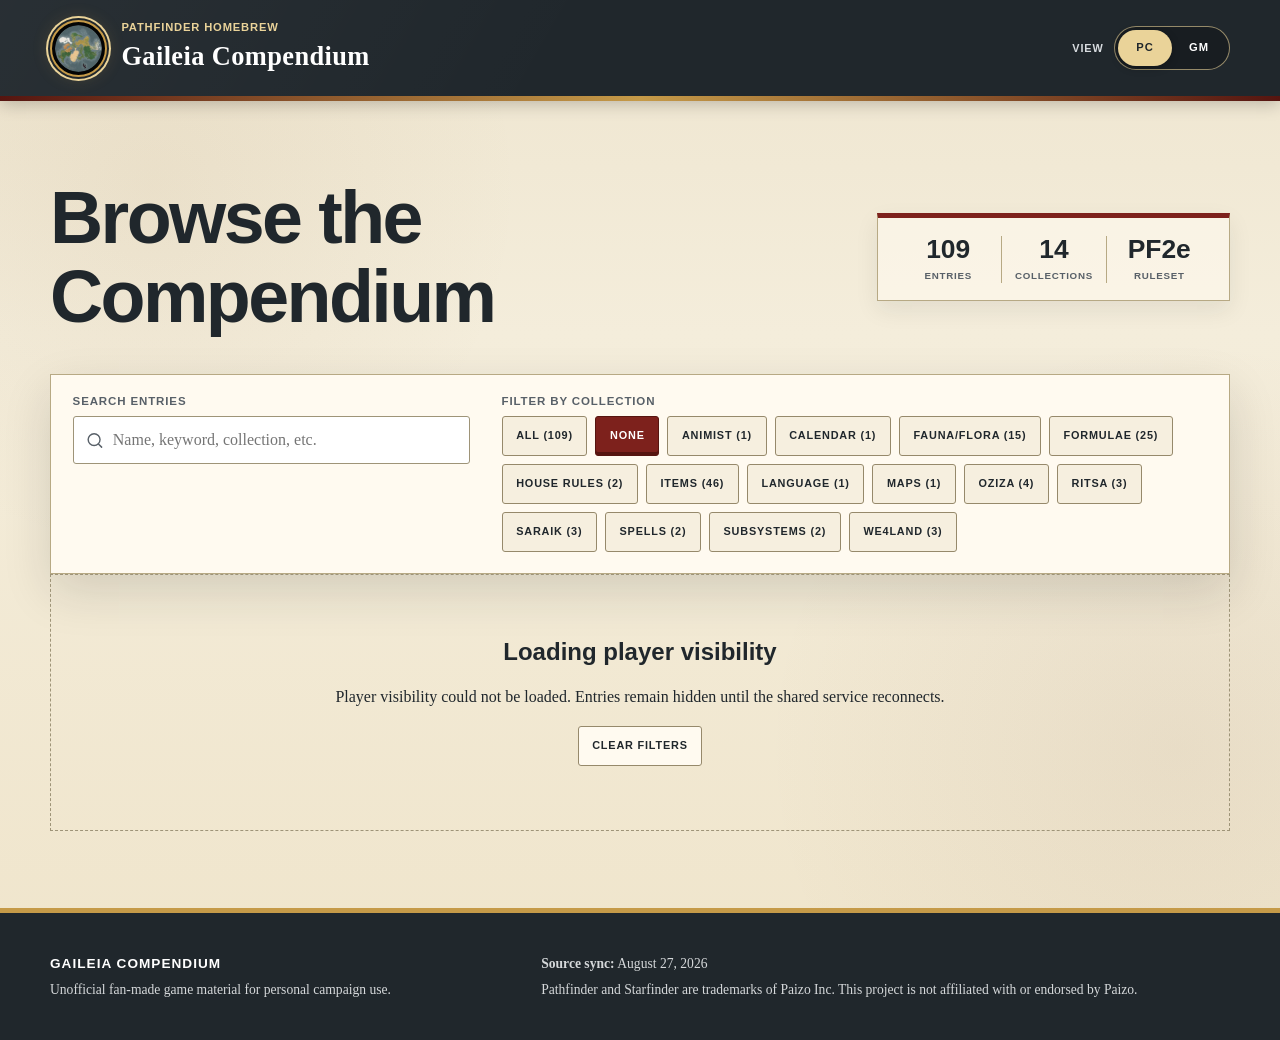
<file: index.html>
<!doctype html>
<html lang="en">
  <head>
    <meta charset="utf-8">
    <meta name="viewport" content="width=device-width, initial-scale=1">
    <meta name="theme-color" content="#20272c">
    <meta
      name="description"
      content="The searchable Gaileia collection of Pathfinder Second Edition homebrew, campaign material, and language tools."
    >
    <title>Gaileia Compendium</title>
    <link rel="canonical" href="https://casstform.github.io/pathfinder-gaileia-homebrew/">
    <link rel="stylesheet" href="assets/css/styles.css">
    <script defer src="assets/js/catalogue-data.js"></script>
    <script defer src="assets/js/visibility-config.js"></script>
    <script defer src="assets/js/app.js"></script>
  </head>
  <body>
    <a class="skip-link" href="#main-content">Skip to content</a>

    <header class="site-header">
      <div class="masthead wrap">
        <a class="brand" href="#catalogue" aria-label="Gaileia Compendium home">
          <span class="brand-mark" aria-hidden="true">
            <img src="assets/img/gaileia-globe.webp" alt="">
          </span>
          <span class="brand-copy">
            <span class="eyebrow">Pathfinder Homebrew</span>
            <span class="brand-title">Gaileia Compendium</span>
          </span>
        </a>
        <div class="viewer-switch" aria-label="Viewer mode">
          <span class="viewer-label">View</span>
          <div class="viewer-options" role="group" aria-label="Choose PC or GM view">
            <button id="pc-mode" class="viewer-option" type="button" aria-pressed="true">PC</button>
            <button id="gm-mode" class="viewer-option" type="button" aria-pressed="false">GM</button>
          </div>
          <button id="manage-visibility" class="manage-visibility-button" type="button" hidden>
            Manage visibility
          </button>
        </div>
      </div>
      <div class="gold-rule" aria-hidden="true"></div>
    </header>

    <main id="main-content" class="wrap">
      <section id="catalogue-view" aria-labelledby="catalogue-title">
        <div class="hero">
          <h1 id="catalogue-title">Browse the Compendium</h1>
          <dl class="catalogue-stats" aria-label="Catalogue summary">
            <div><dt id="entry-total">109</dt><dd>Entries</dd></div>
            <div><dt id="collection-total">14</dt><dd>Collections</dd></div>
            <div><dt>PF2e</dt><dd>Ruleset</dd></div>
          </dl>
        </div>

        <section class="catalogue-tools" aria-label="Catalogue controls">
          <label class="search-field" for="search-input">
            <span>Search entries</span>
            <span class="search-control">
              <svg viewBox="0 0 24 24" aria-hidden="true">
                <path d="m21 21-4.35-4.35m2.35-5.15A7.5 7.5 0 1 1 4 11.5a7.5 7.5 0 0 1 15 0Z"></path>
              </svg>
              <input id="search-input" type="search" placeholder="Name, keyword, collection, etc." autocomplete="off">
            </span>
          </label>
          <div>
            <span class="control-label">Filter by collection</span>
            <div id="category-filters" class="filter-list" role="group" aria-label="Filter entries by collection"></div>
          </div>
        </section>

        <div class="results-heading" hidden>
          <h2 id="results-title"></h2>
          <p id="formula-filter-help" class="sr-only">Choose one or more Formulae filters. Multiple crafters expand the results, multiple crafting methods expand the results, and selections across those two groups must both match.</p>
          <div id="formula-filters" class="formula-filter-list" role="group" aria-label="Filter Formulae entries" aria-describedby="formula-filter-help" hidden></div>
          <p id="results-count" aria-live="polite"></p>
        </div>
        <div id="catalogue-grid" class="catalogue-grid"></div>
        <div id="empty-state" class="empty-state">
          <h2 id="empty-state-title">Choose a collection</h2>
          <p id="empty-state-message">Select All or one or more collections to browse the compendium.</p>
          <button id="clear-search" class="button button-secondary" type="button" hidden>Clear filters</button>
        </div>
      </section>

      <section id="detail-view" class="detail-view" aria-live="polite" hidden></section>
    </main>

    <footer class="site-footer">
      <div class="wrap footer-grid">
        <div>
          <p class="footer-title">Gaileia Compendium</p>
          <p>Unofficial fan-made game material for personal campaign use.</p>
        </div>
        <div>
          <p><strong>Source sync:</strong> August 27, 2026</p>
          <p>Pathfinder and Starfinder are trademarks of Paizo Inc. This project is not affiliated with or endorsed by Paizo.</p>
        </div>
      </div>
    </footer>

    <dialog id="gm-access-dialog" class="access-dialog" aria-labelledby="gm-access-title">
      <form id="gm-access-form">
        <p class="kicker">Restricted view</p>
        <h2 id="gm-access-title">Unlock GM mode</h2>
        <p>Enter the GM passcode. PC mode is restored whenever this page is opened afresh.</p>
        <label class="dialog-field" for="gm-passcode">
          <span>Passcode</span>
          <input id="gm-passcode" type="password" autocomplete="current-password" required>
        </label>
        <p id="gm-access-error" class="form-error" role="alert" hidden>That passcode did not match.</p>
        <div class="dialog-actions">
          <button id="cancel-gm-access" class="button button-secondary" type="button">Cancel</button>
          <button class="button button-primary" type="submit">Unlock GM mode</button>
        </div>
      </form>
    </dialog>

    <dialog id="visibility-dialog" class="visibility-dialog" aria-labelledby="visibility-title">
      <div class="visibility-dialog-shell">
        <header class="visibility-dialog-header">
          <div>
            <p class="kicker">GM controls</p>
            <h2 id="visibility-title">Manage player visibility</h2>
            <p id="visibility-summary">Choose which entries appear in PC view.</p>
          </div>
          <button id="close-visibility" class="dialog-close" type="button" aria-label="Close visibility manager">×</button>
        </header>

        <div class="visibility-manager-tools">
          <label class="visibility-search" for="visibility-search">
            <span>Find an entry</span>
            <input id="visibility-search" type="search" placeholder="Name or collection" autocomplete="off">
          </label>
          <div class="visibility-filter-list" role="group" aria-label="Filter entries by visibility">
            <button type="button" data-visibility-filter="all" aria-pressed="true">All</button>
            <button type="button" data-visibility-filter="pc" aria-pressed="false">PC visible</button>
            <button type="button" data-visibility-filter="gm" aria-pressed="false">GM only</button>
          </div>
        </div>

        <p id="visibility-manager-status" class="gm-only-status" role="status" hidden></p>
        <div id="visibility-manager-list" class="visibility-manager-list"></div>
      </div>
    </dialog>
  </body>
</html>
</file>
<file: assets/css/styles.css>
:root {
  --ink: #20272c;
  --muted-ink: #586068;
  --paper: #f4eddb;
  --paper-light: #fffaf0;
  --paper-deep: #e2d5b6;
  --red: #7d211c;
  --red-dark: #561510;
  --gold: #c59a48;
  --gold-light: #ead399;
  --line: #b7a984;
  --blue: #224c79;
  --green: #3b5d35;
  --collection-color: var(--red);
  --collection-wash: rgb(125 33 28 / 8%);
  --shadow: 0 18px 45px rgb(25 28 30 / 14%);
  --radius: 6px;
  --wrap: 1180px;
}

* {
  box-sizing: border-box;
}

.sr-only {
  position: absolute;
  width: 1px;
  height: 1px;
  padding: 0;
  overflow: hidden;
  clip: rect(0, 0, 0, 0);
  white-space: nowrap;
  border: 0;
}

html {
  scroll-behavior: smooth;
}

body {
  min-width: 300px;
  margin: 0;
  color: var(--ink);
  background:
    radial-gradient(circle at 12% 18%, rgb(139 96 42 / 7%), transparent 23rem),
    radial-gradient(circle at 92% 72%, rgb(91 46 31 / 6%), transparent 26rem),
    linear-gradient(180deg, #eee5cf 0%, var(--paper) 32%, #efe4ca 100%);
  font-family: Georgia, "Times New Roman", serif;
  line-height: 1.55;
}

button,
input {
  font: inherit;
}

button,
a {
  -webkit-tap-highlight-color: transparent;
}

a {
  color: var(--red);
  text-underline-offset: 0.17em;
}

a:hover {
  color: var(--red-dark);
}

.wrap {
  width: min(calc(100% - 2.25rem), var(--wrap));
  margin-inline: auto;
}

.skip-link {
  position: fixed;
  z-index: 100;
  top: 0.75rem;
  left: 0.75rem;
  padding: 0.7rem 1rem;
  color: #fff;
  background: var(--ink);
  border-radius: 4px;
  transform: translateY(-180%);
}

.skip-link:focus {
  transform: translateY(0);
}

.site-header {
  color: #fff;
  background:
    linear-gradient(120deg, rgb(255 255 255 / 4%), transparent 45%),
    var(--ink);
  box-shadow: 0 3px 16px rgb(0 0 0 / 22%);
}

.masthead {
  display: flex;
  min-height: 96px;
  align-items: center;
  justify-content: space-between;
  gap: 2rem;
  padding-block: 1rem;
}

.brand {
  display: inline-flex;
  align-items: center;
  gap: 0.9rem;
  color: #fff;
  text-decoration: none;
}

.brand:hover {
  color: #fff;
}

.brand-mark {
  position: relative;
  display: grid;
  width: 57px;
  aspect-ratio: 1;
  padding: 3px;
  place-items: center;
  overflow: hidden;
  border: 2px solid var(--gold);
  border-radius: 50%;
  background: #030404;
  box-shadow:
    0 0 0 2px var(--ink),
    0 0 0 4px var(--gold-light),
    0 0 18px rgb(197 154 72 / 24%);
}

.brand-mark img {
  display: block;
  width: 100%;
  height: 100%;
  border-radius: 50%;
  object-fit: cover;
}

.brand-copy {
  display: grid;
}

.eyebrow,
.kicker,
.control-label,
.entry-type,
.entry-level,
.rules-heading,
.footer-title,
.button,
.filter-button,
.catalogue-stats dd,
.card-link {
  font-family: "Arial Narrow", "Roboto Condensed", Arial, sans-serif;
  font-weight: 800;
  letter-spacing: 0.075em;
  text-transform: uppercase;
}

.eyebrow {
  color: var(--gold-light);
  font-size: 0.7rem;
}

.brand-title {
  font-size: clamp(1.18rem, 2.4vw, 1.65rem);
  font-weight: 700;
  letter-spacing: 0.015em;
}

.viewer-switch {
  display: flex;
  flex-wrap: wrap;
  align-items: center;
  justify-content: flex-end;
  gap: 0.65rem;
}

.viewer-label {
  color: #d8dce0;
  font: 800 0.68rem/1 "Arial Narrow", Arial, sans-serif;
  letter-spacing: 0.08em;
  text-transform: uppercase;
}

.viewer-options {
  display: inline-grid;
  grid-template-columns: repeat(2, 1fr);
  padding: 3px;
  border: 1px solid rgb(234 211 153 / 60%);
  border-radius: 999px;
  background: rgb(0 0 0 / 24%);
}

.viewer-option {
  min-width: 54px;
  min-height: 36px;
  padding: 0.45rem 0.75rem;
  color: #fff;
  border: 0;
  border-radius: 999px;
  background: transparent;
  cursor: pointer;
  font: 800 0.7rem/1 "Arial Narrow", Arial, sans-serif;
  letter-spacing: 0.08em;
}

.viewer-option[aria-pressed="true"] {
  color: var(--ink);
  background: var(--gold-light);
  box-shadow: 0 2px 8px rgb(0 0 0 / 24%);
}

.viewer-option:focus-visible {
  outline: 3px solid #fff;
  outline-offset: 3px;
}

.manage-visibility-button {
  min-height: 36px;
  padding: 0.55rem 0.75rem;
  color: #fff;
  border: 1px solid rgb(234 211 153 / 70%);
  border-radius: 3px;
  background: rgb(255 255 255 / 8%);
  cursor: pointer;
  font: 800 0.65rem/1 "Arial Narrow", Arial, sans-serif;
  letter-spacing: 0.075em;
  text-transform: uppercase;
}

.manage-visibility-button:hover,
.manage-visibility-button:focus-visible {
  color: var(--ink);
  outline: 0;
  background: var(--gold-light);
}

.manage-visibility-button[hidden] {
  display: none;
}

.gold-rule {
  height: 5px;
  background: linear-gradient(90deg, var(--red-dark), var(--gold), var(--red-dark));
}

main.wrap {
  min-height: 70vh;
  padding-block: clamp(2.5rem, 6vw, 5rem);
}

.hero {
  display: grid;
  grid-template-columns: minmax(0, 1.7fr) minmax(260px, 0.8fr);
  gap: clamp(2rem, 6vw, 5rem);
  align-items: center;
  margin-bottom: 2.3rem;
}

.kicker {
  margin: 0 0 0.35rem;
  color: var(--red);
  font-size: 0.76rem;
}

h1,
h2,
h3,
h4,
p {
  overflow-wrap: anywhere;
}

h1,
h2,
h3,
h4 {
  color: var(--ink);
  font-family: "Arial Narrow", "Roboto Condensed", Arial, sans-serif;
  line-height: 1.08;
}

h1 {
  margin: 0;
  font-size: clamp(2.25rem, 6vw, 4.6rem);
  letter-spacing: -0.035em;
}

.hero-copy {
  max-width: 720px;
  margin: 1rem 0 0;
  color: var(--muted-ink);
  font-size: 1.08rem;
}

.catalogue-stats {
  display: grid;
  grid-template-columns: repeat(3, 1fr);
  margin: 0;
  padding: 1.1rem;
  border: 1px solid var(--line);
  border-top: 5px solid var(--red);
  background: rgb(255 250 240 / 58%);
  box-shadow: 0 9px 22px rgb(31 35 38 / 8%);
}

.catalogue-stats div {
  min-width: 0;
  text-align: center;
}

.catalogue-stats div + div {
  border-left: 1px solid var(--line);
}

.catalogue-stats dt {
  font: 700 clamp(1.2rem, 3vw, 1.65rem)/1 "Arial Narrow", Arial, sans-serif;
}

.catalogue-stats dd {
  margin: 0.35rem 0 0;
  color: var(--muted-ink);
  font-size: 0.61rem;
}

.catalogue-tools {
  display: grid;
  grid-template-columns: minmax(240px, 0.9fr) minmax(0, 1.6fr);
  gap: 1.4rem 2rem;
  align-items: start;
  padding: 1.35rem;
  border: 1px solid var(--line);
  background: var(--paper-light);
  box-shadow: var(--shadow);
}

.search-field,
.catalogue-tools > div {
  display: grid;
  gap: 0.5rem;
}

.search-field > span:first-child,
.control-label {
  color: var(--muted-ink);
  font: 800 0.72rem/1 "Arial Narrow", Arial, sans-serif;
  letter-spacing: 0.075em;
  text-transform: uppercase;
}

.search-control {
  position: relative;
  display: block;
}

.search-control svg {
  position: absolute;
  top: 50%;
  left: 0.75rem;
  width: 19px;
  fill: none;
  stroke: var(--muted-ink);
  stroke-linecap: round;
  stroke-width: 1.8;
  transform: translateY(-50%);
}

.search-control input {
  width: 100%;
  min-height: 46px;
  padding: 0.68rem 0.8rem 0.68rem 2.45rem;
  color: var(--ink);
  border: 1px solid #9e9478;
  border-radius: 3px;
  outline: none;
  background: #fff;
}

.search-control input:focus {
  border-color: var(--red);
  box-shadow: 0 0 0 3px rgb(125 33 28 / 15%);
}

.filter-list {
  display: flex;
  flex-wrap: wrap;
  gap: 0.5rem;
}

.filter-button,
.button {
  min-height: 40px;
  padding: 0.6rem 0.85rem;
  color: var(--ink);
  border: 1px solid #96896b;
  border-radius: 3px;
  background: #f6efdf;
  cursor: pointer;
  font-size: 0.68rem;
  transition: 130ms ease;
}

.filter-button:hover,
.filter-button:focus-visible,
.button:hover,
.button:focus-visible {
  color: #fff;
  border-color: var(--red);
  outline: none;
  background: var(--red);
}

.filter-button[aria-pressed="true"] {
  color: #fff;
  border-color: var(--red-dark);
  background: var(--red);
  box-shadow: inset 0 -3px 0 var(--red-dark);
}

.results-heading {
  display: flex;
  flex-wrap: wrap;
  align-items: center;
  gap: 1rem;
  margin: 2.5rem 0 1rem;
  padding-bottom: 0.6rem;
  border-bottom: 2px solid var(--ink);
}

.results-heading[hidden],
.formula-filter-list[hidden] {
  display: none;
}

.results-heading h2 {
  margin: 0;
  font-size: clamp(1.45rem, 3vw, 2rem);
  text-transform: uppercase;
}

.results-heading p {
  margin: 0 0 0 auto;
  color: var(--muted-ink);
}

.formula-filter-list {
  display: flex;
  flex-wrap: wrap;
  gap: 0.35rem;
}

.formula-filter-button {
  min-height: 34px;
  padding: 0.42rem 0.62rem;
  color: #17414b;
  border: 1px solid #6d929a;
  border-radius: 999px;
  background: #edf6f7;
  cursor: pointer;
  font: 800 0.6rem/1 "Arial Narrow", Arial, sans-serif;
  letter-spacing: 0.055em;
  text-transform: uppercase;
}

.formula-filter-button:hover,
.formula-filter-button:focus-visible {
  color: #fff;
  border-color: #286373;
  outline: none;
  background: #286373;
}

.formula-filter-button[aria-pressed="true"] {
  color: #fff;
  border-color: #17414b;
  background: #286373;
  box-shadow: inset 0 -2px 0 #17414b;
}

.catalogue-grid {
  display: grid;
  grid-template-columns: repeat(3, minmax(0, 1fr));
  gap: 1.15rem;
}

.entry-card {
  --collection-color: var(--red);
  --collection-wash: rgb(125 33 28 / 8%);
  position: relative;
  display: grid;
  min-height: 255px;
  grid-template-rows: auto auto 1fr auto;
  padding: 1.15rem;
  overflow: hidden;
  border: 1px solid var(--line);
  border-top: 5px solid var(--collection-color);
  border-radius: var(--radius);
  background:
    linear-gradient(145deg, rgb(255 255 255 / 48%), transparent 45%),
    var(--paper-light);
  box-shadow: 0 7px 18px rgb(39 33 27 / 9%);
  transition: transform 150ms ease, box-shadow 150ms ease;
}

.entry-card::after {
  position: absolute;
  right: -1.35rem;
  bottom: -1.55rem;
  display: grid;
  width: 6.1rem;
  aspect-ratio: 1;
  place-items: center;
  border: 1px solid color-mix(in srgb, var(--collection-color), transparent 64%);
  border-radius: 50%;
  color: color-mix(in srgb, var(--collection-color), transparent 40%);
  background: var(--collection-wash);
  content: attr(data-symbol);
  font: 700 2.15rem/1 Georgia, serif;
  box-shadow: inset 0 0 0 0.8rem rgb(255 255 255 / 18%);
  pointer-events: none;
}

.entry-card[data-category="animist"] { --collection-color: #99a7b0; --collection-wash: rgb(153 167 176 / 14%); }
.entry-card[data-category="calendar"] { --collection-color: #6b4f82; --collection-wash: rgb(107 79 130 / 12%); }
.entry-card[data-category="items"] { --collection-color: #9000cc; --collection-wash: rgb(144 0 204 / 10%); }
.entry-card[data-category="fauna-flora"] { --collection-color: #824500; --collection-wash: rgb(130 69 0 / 10%); }
.entry-card[data-category="spells"] { --collection-color: #9a7200; --collection-wash: rgb(154 114 0 / 13%); }
.entry-card[data-category="subsystems"] { --collection-color: #f24000; --collection-wash: rgb(242 64 0 / 10%); }
.entry-card[data-category="house-rules"] { --collection-color: #8c0000; --collection-wash: rgb(140 0 0 / 10%); }
.entry-card[data-category="we4land"] { --collection-color: #b3b3b3; --collection-wash: rgb(179 179 179 / 15%); }
.entry-card[data-category="oziza"] { --collection-color: #00354a; --collection-wash: rgb(0 53 74 / 10%); }
.entry-card[data-category="ritsa"] { --collection-color: #5bba61; --collection-wash: rgb(91 186 97 / 12%); }
.entry-card[data-category="saraik"] { --collection-color: #278a65; --collection-wash: rgb(39 138 101 / 13%); }
.entry-card[data-category="language"] { --collection-color: #963f82; --collection-wash: rgb(150 63 130 / 13%); }
.entry-card[data-category="maps"] { --collection-color: #153b00; --collection-wash: rgb(21 59 0 / 10%); }
.entry-card[data-category="formulae"] { --collection-color: #286373; --collection-wash: rgb(40 99 115 / 12%); }

.entry-card[data-category="items"]::after,
.entry-card[data-category="saraik"]::after,
.entry-card[data-category="formulae"]::after {
  border-radius: 18%;
  clip-path: polygon(50% 0, 100% 50%, 50% 100%, 0 50%);
}

.entry-card[data-category="subsystems"]::after,
.entry-card[data-category="we4land"]::after {
  border-radius: 0;
  clip-path: polygon(25% 5%, 75% 5%, 100% 50%, 75% 95%, 25% 95%, 0 50%);
}

.entry-card[data-category="house-rules"]::after,
.entry-card[data-category="language"]::after {
  border-radius: 20% 58% 18% 52%;
}

.entry-card.is-gm-only {
  background:
    linear-gradient(135deg, transparent 0 86%, rgb(32 39 44 / 6%) 86% 89%, transparent 89%),
    linear-gradient(145deg, rgb(255 255 255 / 48%), transparent 45%),
    var(--paper-light);
}

.entry-card:hover {
  z-index: 1;
  box-shadow: var(--shadow);
  transform: translateY(-3px);
}

.card-meta {
  display: flex;
  align-items: center;
  justify-content: space-between;
  gap: 1rem;
}

.entry-type,
.entry-level {
  margin: 0;
  font-size: 0.65rem;
}

.entry-type {
  color: var(--collection-color);
}

.entry-level {
  padding: 0.25rem 0.48rem;
  color: #fff;
  background: var(--ink);
}

.entry-card h3 {
  margin: 0.75rem 0 0.6rem;
  font-size: 1.45rem;
  letter-spacing: -0.015em;
  text-transform: uppercase;
}

.entry-summary {
  margin: 0 0 1rem;
  color: #454c51;
}

.trait-list {
  display: flex;
  flex-wrap: wrap;
  gap: 0.28rem;
  align-content: start;
  margin: 0 0 1rem;
  padding: 0;
  list-style: none;
}

.trait {
  display: inline-flex;
  align-items: center;
  box-sizing: border-box;
  height: 23px;
  min-height: 23px;
  padding: 0.25rem 0.46rem;
  color: #fff;
  background: var(--red);
  font: 800 0.59rem/1 "Arial Narrow", Arial, sans-serif;
  letter-spacing: 0.045em;
  text-transform: uppercase;
}

.trait a {
  display: inline-flex;
  align-items: center;
  height: 100%;
  min-height: 0;
  color: inherit;
  line-height: inherit;
  text-decoration-color: rgb(255 255 255 / 70%);
  text-underline-offset: 0.15em;
}

.trait a:hover,
.trait a:focus-visible {
  color: #fff;
  outline: 2px solid var(--gold-light);
  outline-offset: 2px;
}

.inline-traits {
  margin-top: 0.4rem;
}

.trait[data-trait="rare"] {
  background: var(--blue);
}

.trait[data-trait="uncommon"] {
  background: #a04d18;
}

.trait[data-trait="apparition"],
.trait[data-trait="house rule"] {
  background: var(--green);
}

.card-link {
  position: relative;
  z-index: 2;
  align-self: end;
  width: fit-content;
  color: var(--collection-color);
  font-size: 0.68rem;
  text-decoration: none;
}

.card-actions {
  position: relative;
  z-index: 3;
  display: flex;
  align-items: center;
  justify-content: space-between;
  gap: 0.75rem;
}

.card-visibility-toggle,
.visibility-row-toggle {
  position: relative;
  z-index: 4;
  min-height: 32px;
  padding: 0.45rem 0.58rem;
  color: #fff;
  border: 1px solid #334838;
  border-radius: 999px;
  background: var(--green);
  cursor: pointer;
  font: 800 0.58rem/1 "Arial Narrow", Arial, sans-serif;
  letter-spacing: 0.065em;
  text-transform: uppercase;
  white-space: nowrap;
}

.card-visibility-toggle[aria-pressed="true"],
.visibility-row-toggle[aria-pressed="true"] {
  color: #fff;
  border-color: #332f28;
  background: var(--ink);
}

.card-visibility-toggle:hover,
.card-visibility-toggle:focus-visible,
.visibility-row-toggle:hover,
.visibility-row-toggle:focus-visible {
  outline: 3px solid var(--gold-light);
  outline-offset: 2px;
}

.card-visibility-toggle:disabled,
.visibility-row-toggle:disabled {
  cursor: wait;
  opacity: 0.72;
}

.card-visibility-toggle.is-locked,
.visibility-row-toggle.is-locked {
  color: #fff;
  border-color: var(--red-dark);
  background: var(--red);
  cursor: default;
}

.card-link::after {
  content: "  →";
}

.card-link::before {
  position: absolute;
  inset: -230px -320px -18px -18px;
  content: "";
}

.card-link:focus-visible {
  outline: 3px solid var(--gold);
  outline-offset: 5px;
}

.card-link-disabled {
  color: var(--muted-ink);
  cursor: not-allowed;
}

.card-link-disabled::after {
  content: "";
}

.card-link-disabled::before {
  display: none;
}

.gm-only-badge {
  position: absolute;
  z-index: 1;
  top: 3.15rem;
  right: 1.15rem;
  padding: 0.27rem 0.45rem;
  color: #fff;
  border-radius: 2px;
  background: var(--ink);
  font: 800 0.56rem/1 "Arial Narrow", Arial, sans-serif;
  letter-spacing: 0.08em;
  text-transform: uppercase;
}

.card-badges {
  display: flex;
  flex-wrap: wrap;
  gap: 0.35rem;
  margin: 0.7rem 0 0;
  padding: 0;
  list-style: none;
}

.card-badges li {
  width: fit-content;
  padding: 0.3rem 0.5rem;
  color: #fff;
  border: 1px solid color-mix(in srgb, var(--collection-color), #000 24%);
  border-radius: 999px;
  background: color-mix(in srgb, var(--collection-color), #20272c 30%);
  font: 800 0.58rem/1 "Arial Narrow", Arial, sans-serif;
  letter-spacing: 0.065em;
  text-transform: uppercase;
}

.card-badges .owner-badge {
  color: #172026;
  border-color: #777;
  background: #b3b3b3;
}

.card-badges .owner-badge[data-owner="ritsa"] {
  color: #102713;
  border-color: #35723a;
  background: #5bba61;
}

.feat-summary-list {
  display: grid;
  gap: 0.75rem;
  margin: 0;
  padding: 0;
  list-style: none;
}

.feat-summary {
  padding: 0.9rem 1rem;
  border: 1px solid var(--line);
  border-left: 5px solid #286373;
  background: #fbf4e4;
}

.feat-summary-heading {
  display: flex;
  flex-wrap: wrap;
  align-items: baseline;
  justify-content: space-between;
  gap: 0.35rem 1rem;
  padding-bottom: 0.35rem;
  border-bottom: 1px dotted #b9ac8c;
}

.detail-body .feat-summary-heading h3,
.feat-summary-heading p,
.feat-summary > p {
  margin: 0;
}

.detail-body .feat-summary-heading h3 {
  padding: 0;
  border: 0;
}

.feat-summary-heading p {
  color: var(--muted-ink);
  font: 800 0.65rem/1.2 "Arial Narrow", Arial, sans-serif;
  letter-spacing: 0.055em;
  text-transform: uppercase;
}

.feat-summary > p {
  padding-top: 0.55rem;
}

.house-rule-list {
  display: grid;
  gap: 0.8rem;
  padding-left: 1.8rem;
}

.house-rule-list li {
  padding: 0.75rem 0.9rem;
  border-left: 4px solid var(--red);
  background: rgb(255 250 240 / 72%);
}

.detail-body .house-rule-list h3,
.house-rule-list p {
  margin: 0;
}

.house-rule-list p {
  padding-top: 0.35rem;
}

.empty-state {
  padding: 4rem 1.5rem;
  border: 1px dashed #9e9478;
  text-align: center;
}

.empty-state h2,
.empty-state p {
  margin-top: 0;
}

.detail-view {
  max-width: 980px;
  margin-inline: auto;
}

.detail-nav {
  display: flex;
  flex-wrap: wrap;
  justify-content: space-between;
  gap: 0.75rem;
  margin-bottom: 1rem;
}

.button {
  display: inline-flex;
  align-items: center;
  justify-content: center;
  gap: 0.4rem;
  text-decoration: none;
}

.button-primary {
  color: #fff;
  border-color: var(--red-dark);
  background: var(--red);
}

.button-secondary {
  background: var(--paper-light);
}

.button-gm {
  color: #fff;
  border-color: #332f28;
  background: var(--ink);
}

.button-gm[aria-pressed="true"] {
  color: var(--ink);
  border-color: var(--gold);
  background: var(--gold-light);
}

.gm-only-status {
  margin: 0 0 1rem;
  padding: 0.7rem 0.9rem;
  border-left: 4px solid var(--gold);
  background: var(--paper-light);
}

.gm-only-status[data-status="success"] {
  border-left-color: var(--green);
}

.gm-only-status[data-status="warning"] {
  border-left-color: var(--gold);
}

.gm-only-status[data-status="error"] {
  border-left-color: var(--red);
}

.gm-only-lock {
  display: inline-flex;
  min-height: 42px;
  align-items: center;
  padding: 0.68rem 0.95rem;
  color: #fff;
  border: 1px solid #571713;
  border-radius: 4px;
  background: var(--red);
  font: 800 0.72rem/1 "Arial Narrow", Arial, sans-serif;
  letter-spacing: 0.055em;
  text-transform: uppercase;
}

.rules-card {
  position: relative;
  padding: clamp(1.2rem, 4vw, 3.2rem);
  overflow: hidden;
  border: 1px solid #998b68;
  background:
    linear-gradient(140deg, rgb(255 255 255 / 58%), transparent 30%),
    var(--paper-light);
  box-shadow: var(--shadow);
}

.rules-card::before,
.rules-card::after {
  position: absolute;
  left: 0;
  width: 100%;
  height: 7px;
  content: "";
  background: linear-gradient(90deg, var(--red-dark), var(--red), var(--gold), var(--red));
}

.rules-card::before {
  top: 0;
}

.rules-card::after {
  bottom: 0;
  transform: rotate(180deg);
}

.rules-title-row {
  display: grid;
  grid-template-columns: minmax(0, 1fr) auto;
  gap: 1rem;
  align-items: end;
  padding-bottom: 0.5rem;
  border-bottom: 3px solid var(--ink);
}

.rules-title-row h1 {
  font-size: clamp(2rem, 6vw, 4.1rem);
  text-transform: uppercase;
}

.rules-heading {
  align-self: center;
  font-size: clamp(1rem, 2.5vw, 1.6rem);
  white-space: nowrap;
}

.detail-traits {
  margin-top: 0.8rem;
}

.detail-intro {
  margin: 1.15rem 0;
  font-size: 1.06rem;
  font-style: italic;
}

.detail-body > :first-child {
  margin-top: 0;
}

.detail-body h2 {
  margin: 2rem 0 0.75rem;
  padding: 0.3rem 0.55rem;
  color: #fff;
  background: var(--red);
  font-size: 1.25rem;
  letter-spacing: 0.025em;
  text-transform: uppercase;
}

.detail-body h3 {
  margin: 1.65rem 0 0.45rem;
  padding-bottom: 0.25rem;
  border-bottom: 1px solid var(--line);
  font-size: 1.08rem;
  text-transform: uppercase;
}

.detail-body h4 {
  margin-bottom: 0.35rem;
  font-size: 1rem;
  text-transform: uppercase;
}

.detail-body p {
  margin: 0.55rem 0;
}

.detail-body ul,
.detail-body ol {
  margin: 0.6rem 0 1rem;
  padding-left: 1.4rem;
}

.detail-body li + li {
  margin-top: 0.36rem;
}

.detail-body .trait-list {
  margin: 0 0 1rem;
  padding: 0;
}

.detail-body .inline-traits {
  margin-top: 0.4rem;
}

.detail-body .trait-list > .trait {
  margin-top: 0;
}

.stat-block {
  margin-block: 0.9rem;
  border-block: 1px solid var(--line);
}

.stat-line {
  display: grid;
  grid-template-columns: minmax(120px, 0.28fr) minmax(0, 1fr);
  gap: 0.8rem;
  padding: 0.44rem 0;
}

.stat-line + .stat-line {
  border-top: 1px dotted #c7bb9c;
}

.stat-line dt,
.stat-line dd {
  margin: 0;
}

.stat-line dt {
  font-weight: 700;
}

.rules-subcard {
  margin-block: 1.2rem;
  padding: 1rem;
  border: 1px solid var(--line);
  border-left: 6px solid var(--red);
  background: #fbf4e4;
}

.rules-subcard > :first-child {
  margin-top: 0;
}

.rules-subcard > :last-child {
  margin-bottom: 0;
}

.formula-kicker {
  color: #286373;
  font: 800 0.68rem/1 "Arial Narrow", Arial, sans-serif;
  letter-spacing: 0.08em;
  text-transform: uppercase;
}

.advanced-alchemy-panel {
  border-left-color: #286373;
  background: #edf6f7;
}

.alchemy-calculator {
  display: grid;
  grid-template-columns: minmax(180px, 0.75fr) minmax(220px, 1fr);
  gap: 1rem;
  align-items: stretch;
  margin-top: 1rem;
}

.alchemy-calculator label {
  display: grid;
  gap: 0.45rem;
  padding: 0.9rem;
  border: 1px solid #8db0b6;
  background: #fff;
  font-weight: 700;
}

.alchemy-calculator input {
  width: 100%;
  min-height: 44px;
  padding: 0.55rem 0.65rem;
  color: var(--ink);
  border: 1px solid #718e93;
  border-radius: 3px;
  background: #fff;
  font: 700 1rem/1 Arial, sans-serif;
}

.alchemy-calculator input:focus {
  border-color: #286373;
  outline: 3px solid rgb(40 99 115 / 18%);
}

.alchemy-slot-display {
  display: grid;
  grid-template-columns: auto 1fr;
  gap: 0.7rem;
  align-items: center;
  margin: 0;
  padding: 0.9rem 1rem;
  color: #fff;
  background: #286373;
}

.alchemy-slot-display strong {
  font: 800 2.2rem/1 "Arial Narrow", Arial, sans-serif;
}

.alchemy-slot-display span {
  font-weight: 700;
}

.calculation-note {
  color: var(--muted-ink);
  font-size: 0.86rem;
}

.crafting-panel {
  border-left-color: #86591b;
}

.crafting-costs {
  margin-top: 1rem;
}

.flavour-quote {
  margin: 1.25rem 0 0;
  padding: 0.9rem 1rem;
  border-left: 5px solid var(--gold);
  background: #f3e8ce;
  font-style: italic;
}

.flavour-quote footer {
  margin-top: 0.5rem;
  font-weight: 700;
}

.action-icon {
  display: inline-grid;
  min-width: 1.2em;
  place-items: center;
  color: var(--ink);
  font-family: Arial, sans-serif;
  letter-spacing: -0.12em;
}

.spell-list {
  display: grid;
  gap: 0.45rem;
  margin: 0;
  padding: 0;
  list-style: none;
}

.spell-list li {
  display: grid;
  grid-template-columns: minmax(75px, 0.22fr) minmax(0, 1fr);
  gap: 0.65rem;
  align-items: baseline;
  padding-bottom: 0.34rem;
  border-bottom: 1px dotted #c7bb9c;
}

.spell-rank {
  font-weight: 700;
}

.spell-list a {
  font-weight: 700;
}

.table-wrap {
  max-width: 100%;
  margin-block: 1rem;
  overflow-x: auto;
  border: 1px solid var(--line);
}

table {
  width: 100%;
  border-collapse: collapse;
  background: #fffaf0;
}

th,
td {
  padding: 0.55rem 0.65rem;
  border-bottom: 1px solid #d4c7a7;
  text-align: left;
  vertical-align: top;
}

th {
  color: #fff;
  background: var(--ink);
  font-family: "Arial Narrow", Arial, sans-serif;
  font-size: 0.76rem;
  letter-spacing: 0.04em;
  text-transform: uppercase;
}

tr:last-child td {
  border-bottom: 0;
}

tbody tr:nth-child(even) {
  background: #f1e7d1;
}

.source-note {
  margin: 2rem 0 0;
  padding-top: 0.8rem;
  color: var(--muted-ink);
  border-top: 1px solid var(--line);
  font-size: 0.86rem;
}

.not-found {
  padding: 4rem 1.5rem;
  border: 1px solid var(--line);
  background: var(--paper-light);
  text-align: center;
}

.access-dialog {
  width: min(calc(100% - 2rem), 480px);
  padding: 0;
  color: var(--ink);
  border: 1px solid var(--line);
  border-top: 6px solid var(--gold);
  border-radius: var(--radius);
  background: var(--paper-light);
  box-shadow: 0 24px 70px rgb(0 0 0 / 42%);
}

.visibility-dialog {
  width: min(calc(100% - 2rem), 900px);
  max-height: min(88vh, 820px);
  padding: 0;
  overflow: hidden;
  color: var(--ink);
  border: 1px solid var(--line);
  border-top: 6px solid var(--gold);
  border-radius: var(--radius);
  background: var(--paper-light);
  box-shadow: 0 24px 70px rgb(0 0 0 / 42%);
}

.visibility-dialog::backdrop {
  background: rgb(15 18 20 / 72%);
  backdrop-filter: blur(3px);
}

.visibility-dialog-shell {
  display: grid;
  max-height: calc(min(88vh, 820px) - 6px);
  grid-template-rows: auto auto auto minmax(0, 1fr);
}

.visibility-dialog-header {
  display: flex;
  align-items: start;
  justify-content: space-between;
  gap: 1rem;
  padding: 1.35rem 1.5rem 1rem;
  border-bottom: 1px solid var(--line);
  background:
    linear-gradient(120deg, rgb(255 255 255 / 10%), transparent 45%),
    var(--ink);
}

.visibility-dialog-header h2,
.visibility-dialog-header p {
  margin: 0;
}

.visibility-dialog-header h2 {
  color: #fff;
  font-size: clamp(1.45rem, 3vw, 2rem);
  text-transform: uppercase;
}

.visibility-dialog-header .kicker {
  color: var(--gold-light);
}

.visibility-dialog-header #visibility-summary {
  margin-top: 0.45rem;
  color: #d8dce0;
}

.dialog-close {
  display: grid;
  width: 42px;
  min-width: 42px;
  aspect-ratio: 1;
  padding: 0;
  place-items: center;
  color: #fff;
  border: 1px solid rgb(255 255 255 / 35%);
  border-radius: 50%;
  background: transparent;
  cursor: pointer;
  font: 400 1.8rem/1 Arial, sans-serif;
}

.dialog-close:hover,
.dialog-close:focus-visible {
  color: var(--ink);
  outline: 0;
  background: var(--gold-light);
}

.visibility-manager-tools {
  display: grid;
  grid-template-columns: minmax(220px, 1fr) auto;
  gap: 1rem;
  align-items: end;
  padding: 1rem 1.5rem;
  border-bottom: 1px solid var(--line);
  background: #f5ecd8;
}

.visibility-search {
  display: grid;
  gap: 0.35rem;
  font: 800 0.66rem/1 "Arial Narrow", Arial, sans-serif;
  letter-spacing: 0.075em;
  text-transform: uppercase;
}

.visibility-search input {
  min-height: 42px;
  padding: 0.65rem 0.75rem;
  border: 1px solid #9e9478;
  border-radius: 3px;
  background: #fff;
}

.visibility-search input:focus {
  border-color: var(--red);
  outline: 3px solid rgb(125 33 28 / 15%);
}

.visibility-filter-list {
  display: flex;
  flex-wrap: wrap;
  justify-content: flex-end;
  gap: 0.35rem;
}

.visibility-filter-list button {
  min-height: 42px;
  padding: 0.55rem 0.7rem;
  color: var(--ink);
  border: 1px solid var(--line);
  border-radius: 999px;
  background: var(--paper-light);
  cursor: pointer;
  font: 800 0.61rem/1 "Arial Narrow", Arial, sans-serif;
  letter-spacing: 0.06em;
  text-transform: uppercase;
}

.visibility-filter-list button[aria-pressed="true"] {
  color: #fff;
  border-color: var(--ink);
  background: var(--ink);
}

.visibility-dialog .gm-only-status {
  margin: 0;
}

.visibility-manager-list {
  min-height: 180px;
  padding: 0.35rem 1.5rem 1.2rem;
  overflow-y: auto;
  overscroll-behavior: contain;
}

.visibility-manager-row {
  display: grid;
  grid-template-columns: minmax(0, 1fr) auto;
  gap: 1rem;
  align-items: center;
  padding: 0.8rem 0;
  border-bottom: 1px solid #d7ccb1;
}

.visibility-manager-row.is-gm-only {
  background: linear-gradient(90deg, rgb(125 33 28 / 7%), transparent 68%);
}

.visibility-manager-entry p,
.visibility-manager-entry h3 {
  margin: 0;
}

.visibility-manager-entry p {
  color: var(--muted-ink);
  font: 800 0.58rem/1 "Arial Narrow", Arial, sans-serif;
  letter-spacing: 0.065em;
  text-transform: uppercase;
}

.visibility-manager-entry h3 {
  margin-top: 0.22rem;
  font-size: 1rem;
}

.visibility-manager-empty {
  padding: 2.5rem 1rem;
  color: var(--muted-ink);
  text-align: center;
}

.access-dialog::backdrop {
  background: rgb(15 18 20 / 72%);
  backdrop-filter: blur(3px);
}

.access-dialog form {
  padding: 1.5rem;
}

.access-dialog h2 {
  margin: 0 0 0.7rem;
  font-size: 1.8rem;
  text-transform: uppercase;
}

.dialog-field {
  display: grid;
  gap: 0.4rem;
  margin-top: 1.1rem;
  font: 800 0.7rem/1 "Arial Narrow", Arial, sans-serif;
  letter-spacing: 0.075em;
  text-transform: uppercase;
}

.dialog-field input {
  min-height: 45px;
  padding: 0.65rem 0.75rem;
  border: 1px solid #9e9478;
  border-radius: 3px;
  background: #fff;
}

.dialog-field input:focus {
  border-color: var(--red);
  outline: 3px solid rgb(125 33 28 / 15%);
}

.form-error {
  margin: 0.65rem 0 0;
  color: var(--red-dark);
  font-weight: 700;
}

.dialog-actions {
  display: flex;
  justify-content: flex-end;
  gap: 0.6rem;
  margin-top: 1.25rem;
}

.site-footer {
  padding-block: 2.3rem;
  color: #d5d8da;
  border-top: 5px solid var(--gold);
  background: var(--ink);
  font-size: 0.85rem;
}

.footer-grid {
  display: grid;
  grid-template-columns: 0.8fr 1.2fr;
  gap: 2rem;
}

.site-footer p {
  margin: 0.25rem 0;
}

.footer-title {
  color: #fff;
}

@media (max-width: 900px) {
  .catalogue-grid {
    grid-template-columns: repeat(2, minmax(0, 1fr));
  }

  .hero {
    grid-template-columns: 1fr;
  }

  .catalogue-stats {
    max-width: 560px;
  }
}

@media (max-width: 690px) {
  .masthead {
    min-height: 84px;
  }

  .catalogue-tools,
  .footer-grid {
    grid-template-columns: 1fr;
  }

  .rules-title-row {
    grid-template-columns: 1fr;
  }

  .rules-heading {
    white-space: normal;
  }

  .alchemy-calculator {
    grid-template-columns: 1fr;
  }

  .visibility-manager-tools {
    grid-template-columns: 1fr;
  }

  .visibility-filter-list {
    justify-content: flex-start;
  }
}

@media (max-width: 540px) {
  .wrap {
    width: min(calc(100% - 1.25rem), var(--wrap));
  }

  .brand-mark {
    width: 46px;
  }

  .brand {
    gap: 0.65rem;
  }

  .brand-title {
    font-size: 1rem;
  }

  .viewer-switch {
    flex-direction: column;
    align-items: flex-end;
    gap: 0.35rem;
  }

  .viewer-label {
    position: absolute;
    width: 1px;
    height: 1px;
    overflow: hidden;
    clip-path: inset(50%);
  }

  .viewer-option {
    min-width: 43px;
    min-height: 34px;
    padding-inline: 0.55rem;
  }

  .manage-visibility-button {
    min-height: 32px;
    padding: 0.45rem 0.55rem;
    font-size: 0.58rem;
  }

  .catalogue-grid {
    grid-template-columns: 1fr;
  }

  .catalogue-stats {
    padding-inline: 0.55rem;
  }

  .catalogue-tools,
  .rules-card {
    padding-inline: 0.9rem;
  }

  .results-heading,
  .detail-nav {
    align-items: stretch;
    flex-direction: column;
  }

  .results-heading p {
    margin-left: 0;
  }

  .formula-filter-list {
    width: 100%;
  }

  .detail-nav .button {
    width: 100%;
  }

  .dialog-actions {
    align-items: stretch;
    flex-direction: column-reverse;
  }

  .visibility-dialog {
    width: min(calc(100% - 0.75rem), 900px);
    max-height: 94vh;
  }

  .visibility-dialog-shell {
    max-height: calc(94vh - 6px);
  }

  .visibility-dialog-header,
  .visibility-manager-tools,
  .visibility-manager-list {
    padding-inline: 0.9rem;
  }

  .visibility-manager-row {
    gap: 0.55rem;
  }

  .visibility-row-toggle {
    min-width: 92px;
    white-space: normal;
  }

  .stat-line {
    grid-template-columns: 1fr;
    gap: 0.1rem;
  }

  .spell-list li {
    grid-template-columns: 1fr;
    gap: 0.08rem;
  }
}

@media (prefers-reduced-motion: reduce) {
  *,
  *::before,
  *::after {
    scroll-behavior: auto !important;
    transition: none !important;
  }
}

@media print {
  @page {
    margin: 0.55in;
  }

  body {
    color: #000;
    background: #fff;
    font-size: 10.5pt;
  }

  .site-header,
  .site-footer,
  #catalogue-view,
  .detail-nav,
  .access-dialog,
  .visibility-dialog {
    display: none !important;
  }

  main.wrap {
    width: 100%;
    padding: 0;
  }

  .detail-view {
    display: block !important;
    max-width: none;
  }

  .rules-card {
    padding: 0;
    border: 0;
    box-shadow: none;
  }

  .rules-card::before,
  .rules-card::after {
    display: none;
  }

  .rules-title-row h1 {
    font-size: 27pt;
  }

  .detail-body h2 {
    color: #000;
    border-block: 2px solid #000;
    background: transparent;
  }

  a {
    color: #000;
    text-decoration: none;
  }

  .rules-subcard,
  .feat-summary,
  table,
  tr,
  .stat-block {
    break-inside: avoid;
  }

  .source-note {
    font-size: 8.5pt;
  }
}
</file>
